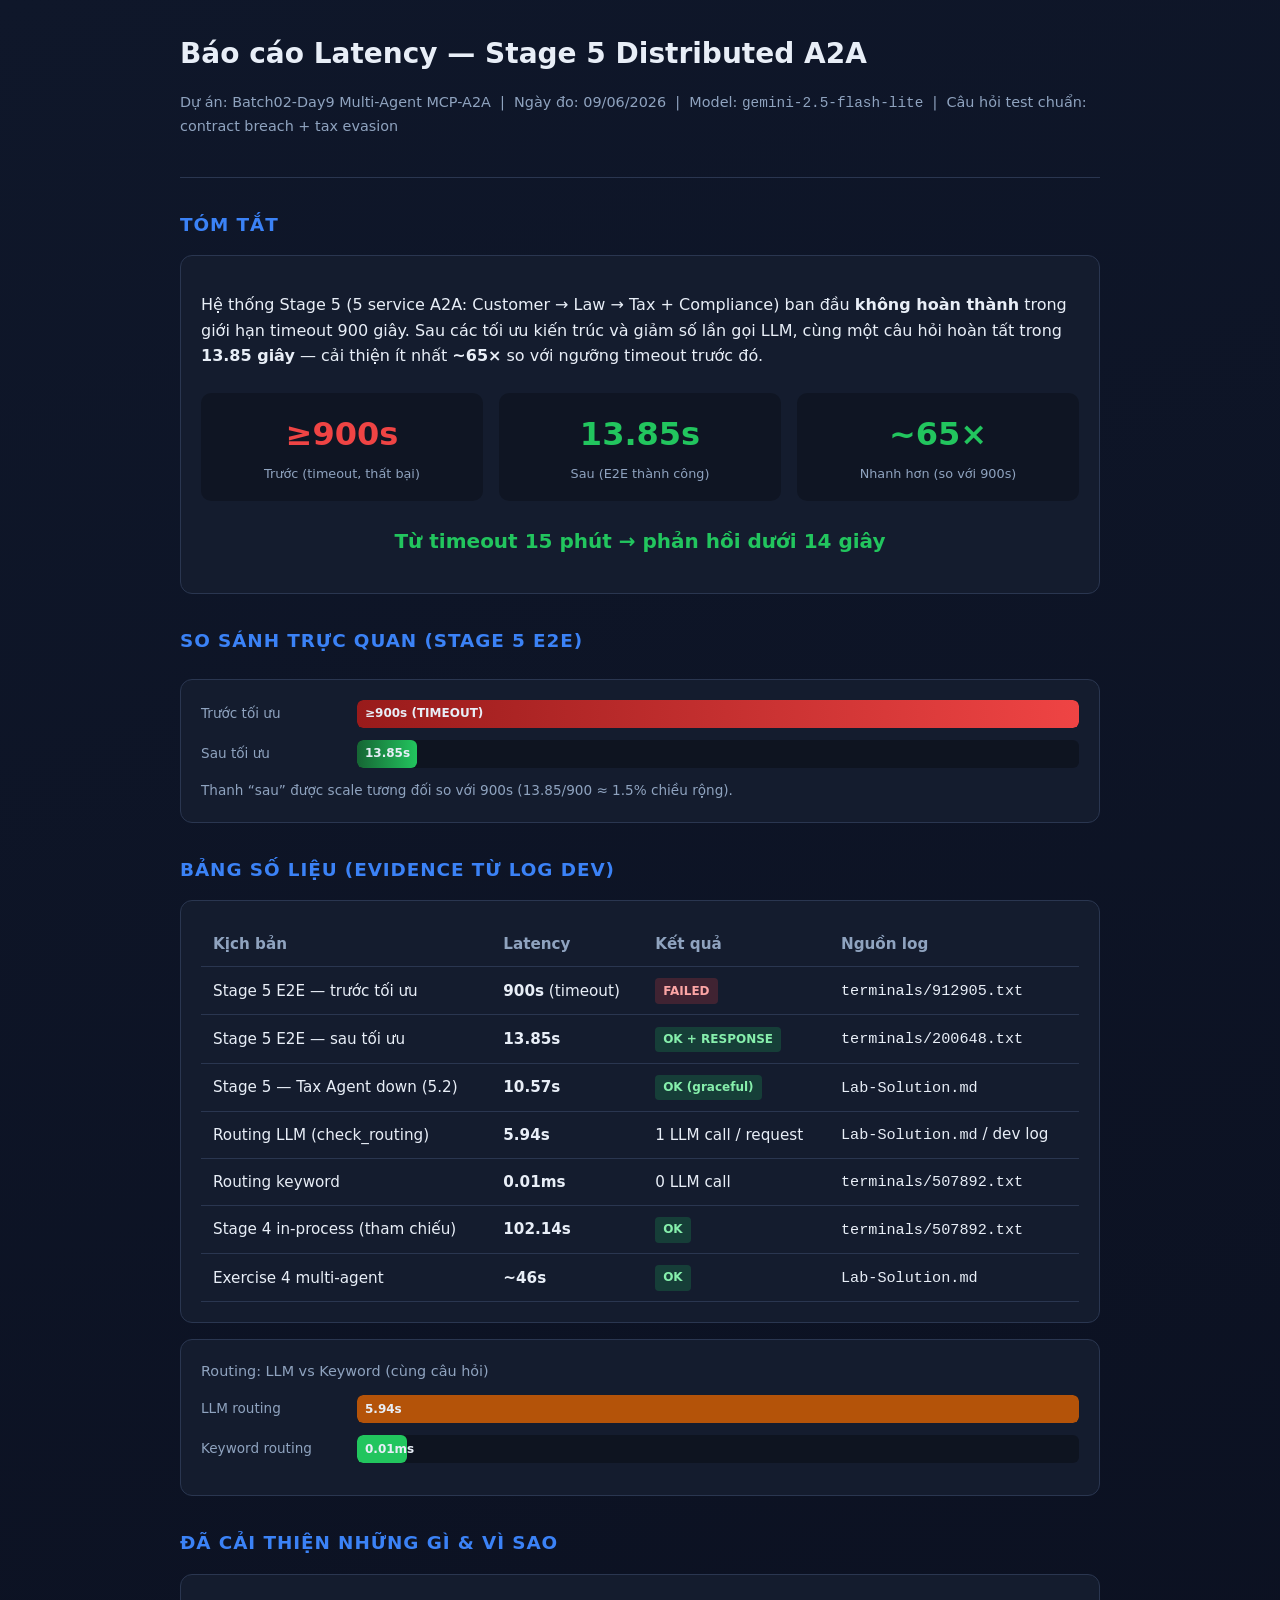
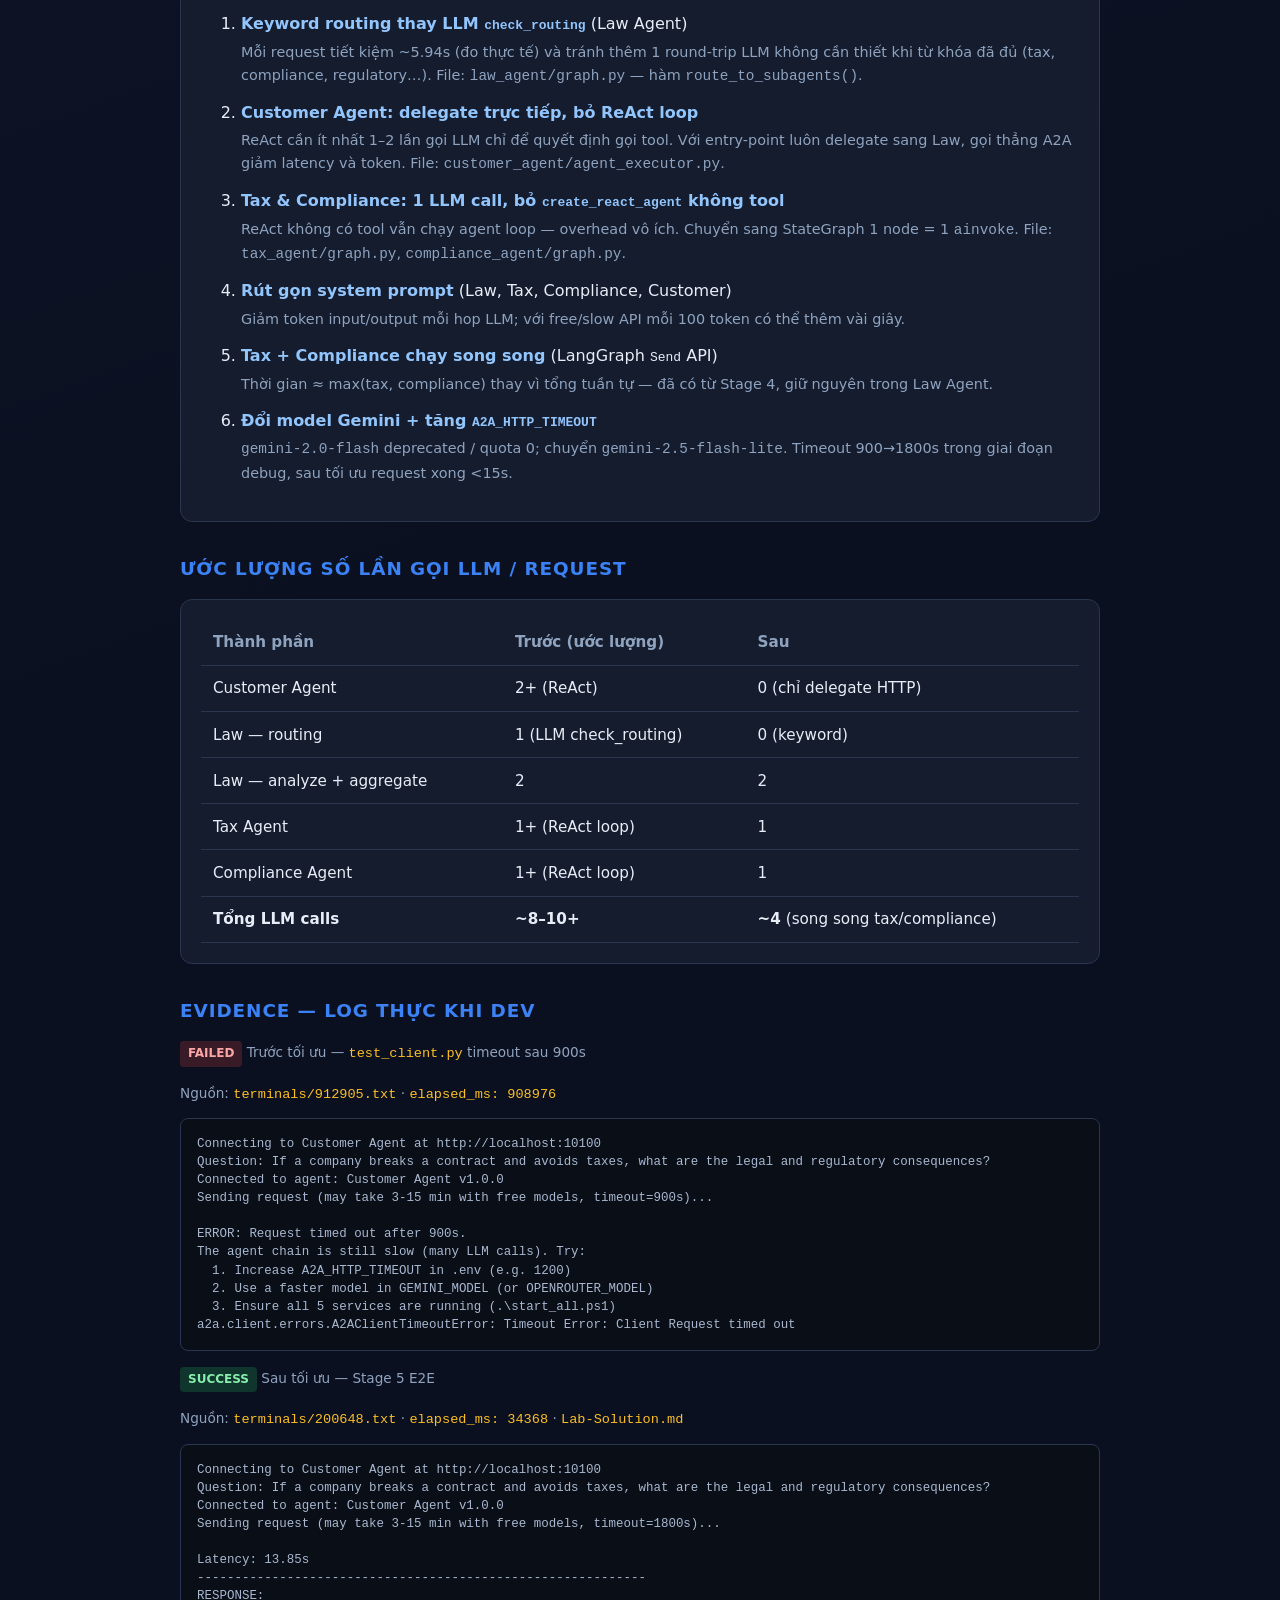
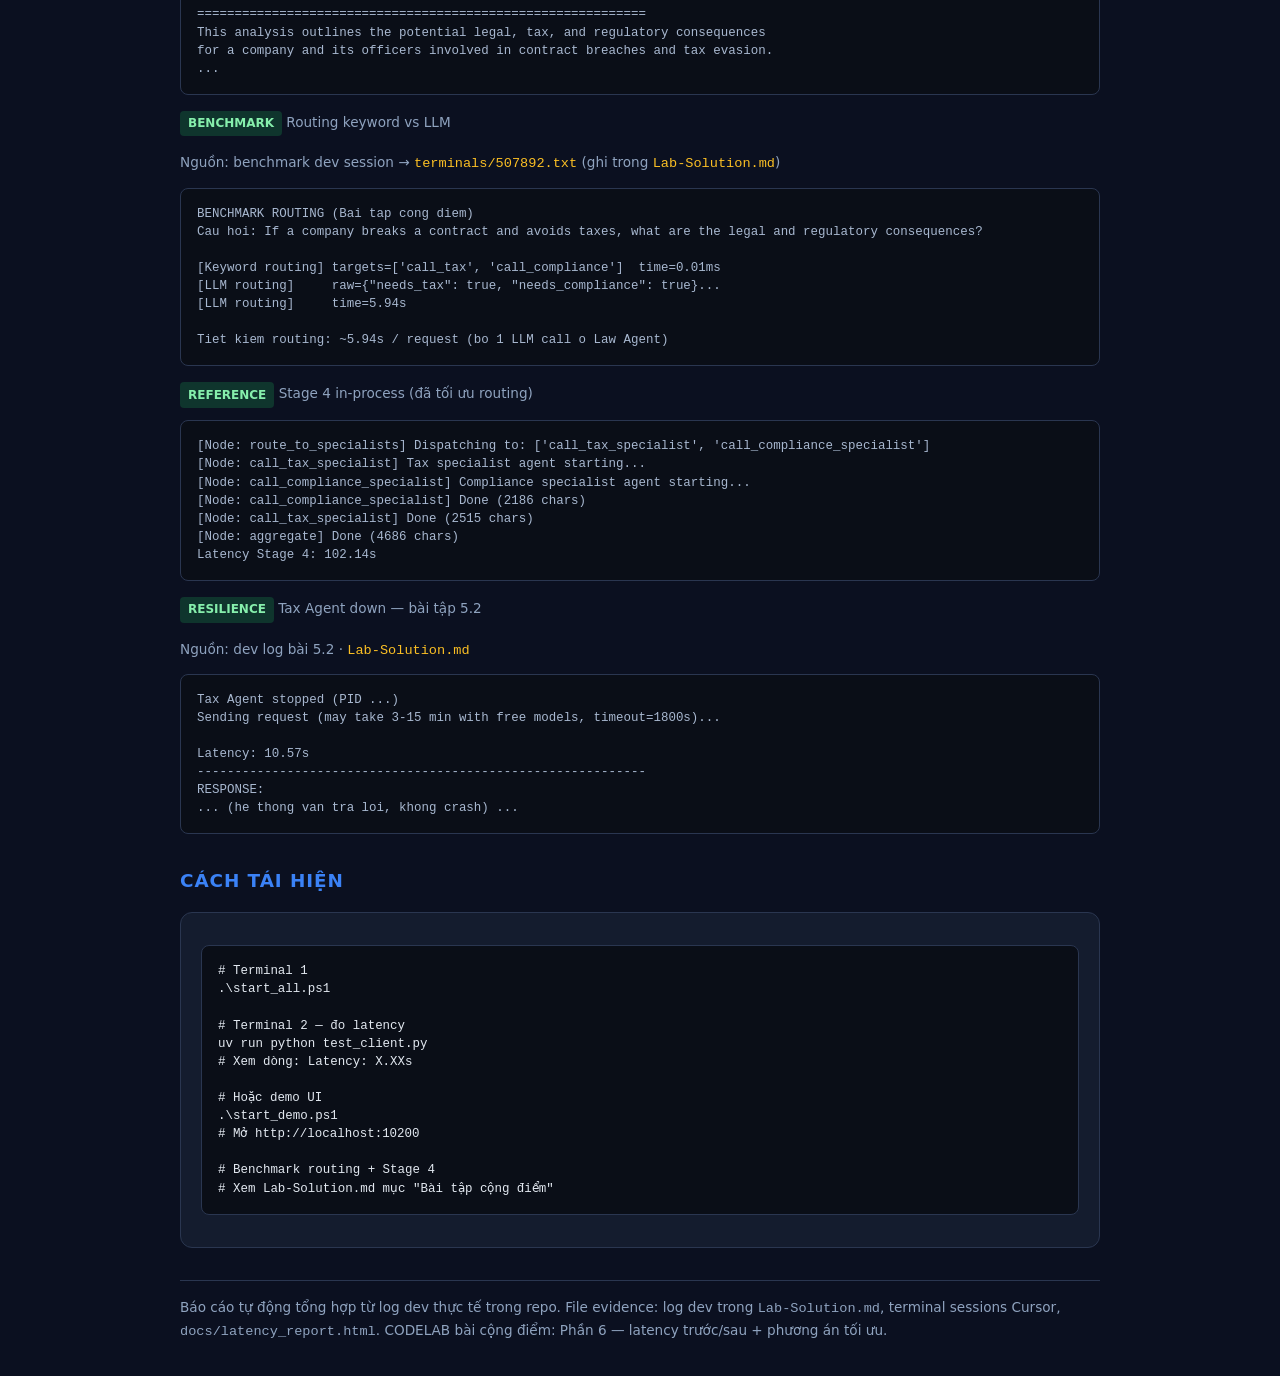
<file: docs/latency_report.html>
<!DOCTYPE html>
<html lang="vi">
<head>
  <meta charset="UTF-8" />
  <meta name="viewport" content="width=device-width, initial-scale=1.0" />
  <title>Báo cáo Latency — Legal Multi-Agent A2A</title>
  <style>
    :root {
      --bg: #0b1020;
      --card: #141c2e;
      --border: #2a3650;
      --text: #e8eef7;
      --muted: #8fa3bf;
      --before: #ef4444;
      --after: #22c55e;
      --accent: #3b82f6;
    }
    * { box-sizing: border-box; }
    body {
      margin: 0;
      font-family: "Segoe UI", system-ui, sans-serif;
      background: linear-gradient(160deg, #0f172a 0%, var(--bg) 50%);
      color: var(--text);
      line-height: 1.6;
    }
    .wrap { max-width: 960px; margin: 0 auto; padding: 2rem 1.25rem 3rem; }
    header { margin-bottom: 2rem; border-bottom: 1px solid var(--border); padding-bottom: 1.5rem; }
    h1 { margin: 0 0 0.5rem; font-size: 1.75rem; }
    .meta { color: var(--muted); font-size: 0.9rem; }
    h2 { font-size: 1.15rem; color: var(--accent); margin: 2rem 0 1rem; text-transform: uppercase; letter-spacing: 0.05em; }
    .card {
      background: var(--card);
      border: 1px solid var(--border);
      border-radius: 12px;
      padding: 1.25rem;
      margin-bottom: 1rem;
    }
    .summary-grid {
      display: grid;
      grid-template-columns: repeat(auto-fit, minmax(200px, 1fr));
      gap: 1rem;
      margin: 1.5rem 0;
    }
    .stat {
      text-align: center;
      padding: 1rem;
      border-radius: 10px;
      background: rgba(0,0,0,0.25);
    }
    .stat .value { font-size: 2rem; font-weight: 700; }
    .stat.before .value { color: var(--before); }
    .stat.after .value { color: var(--after); }
    .stat .label { font-size: 0.8rem; color: var(--muted); margin-top: 0.25rem; }
    table { width: 100%; border-collapse: collapse; font-size: 0.95rem; }
    th, td { padding: 0.65rem 0.75rem; text-align: left; border-bottom: 1px solid var(--border); }
    th { color: var(--muted); font-weight: 600; }
    .bar-chart { margin: 1.5rem 0; }
    .bar-row { display: flex; align-items: center; gap: 1rem; margin-bottom: 0.75rem; }
    .bar-label { width: 140px; font-size: 0.85rem; color: var(--muted); flex-shrink: 0; }
    .bar-track { flex: 1; height: 28px; background: rgba(0,0,0,0.3); border-radius: 6px; overflow: hidden; }
    .bar-fill {
      height: 100%;
      border-radius: 6px;
      display: flex;
      align-items: center;
      padding-left: 8px;
      font-size: 0.75rem;
      font-weight: 600;
      min-width: 48px;
    }
    .bar-fill.before { background: linear-gradient(90deg, #991b1b, var(--before)); width: 100%; }
    .bar-fill.after { background: linear-gradient(90deg, #166534, var(--after)); width: 1.54%; min-width: 60px; }
    .bar-fill.routing-llm { background: #b45309; width: 100%; }
    .bar-fill.routing-kw { background: var(--after); width: 0.2%; min-width: 50px; }
    ol.improvements li { margin-bottom: 0.75rem; }
    ol.improvements strong { color: #93c5fd; }
    .why { color: var(--muted); font-size: 0.9rem; margin-top: 0.25rem; }
    pre.evidence {
      background: #0a0e17;
      border: 1px solid var(--border);
      border-radius: 8px;
      padding: 1rem;
      overflow-x: auto;
      font-size: 0.78rem;
      line-height: 1.45;
      color: #a8b8d0;
      white-space: pre-wrap;
      word-break: break-word;
    }
    .evidence-title {
      font-size: 0.85rem;
      color: var(--muted);
      margin: 1rem 0 0.35rem;
    }
    .evidence-title code { color: #fbbf24; }
    .badge {
      display: inline-block;
      padding: 0.2rem 0.5rem;
      border-radius: 4px;
      font-size: 0.75rem;
      font-weight: 600;
    }
    .badge-fail { background: rgba(239,68,68,0.2); color: #fca5a5; }
    .badge-ok { background: rgba(34,197,94,0.2); color: #86efac; }
    footer { margin-top: 2rem; padding-top: 1rem; border-top: 1px solid var(--border); color: var(--muted); font-size: 0.85rem; }
    .improvement-pct {
      font-size: 1.25rem;
      font-weight: 700;
      color: var(--after);
      text-align: center;
      margin: 1rem 0;
    }
  </style>
</head>
<body>
  <div class="wrap">
    <header>
      <h1>Báo cáo Latency — Stage 5 Distributed A2A</h1>
      <p class="meta">
        Dự án: Batch02-Day9 Multi-Agent MCP-A2A &nbsp;|&nbsp;
        Ngày đo: 09/06/2026 &nbsp;|&nbsp;
        Model: <code>gemini-2.5-flash-lite</code> &nbsp;|&nbsp;
        Câu hỏi test chuẩn: contract breach + tax evasion
      </p>
    </header>

    <section>
      <h2>Tóm tắt</h2>
      <div class="card">
        <p>
          Hệ thống Stage 5 (5 service A2A: Customer → Law → Tax + Compliance) ban đầu
          <strong>không hoàn thành</strong> trong giới hạn timeout 900 giây. Sau các tối ưu kiến trúc và giảm số lần gọi LLM,
          cùng một câu hỏi hoàn tất trong <strong>13.85 giây</strong> — cải thiện ít nhất <strong>~65×</strong> so với ngưỡng timeout trước đó.
        </p>
        <div class="summary-grid">
          <div class="stat before">
            <div class="value">≥900s</div>
            <div class="label">Trước (timeout, thất bại)</div>
          </div>
          <div class="stat after">
            <div class="value">13.85s</div>
            <div class="label">Sau (E2E thành công)</div>
          </div>
          <div class="stat after">
            <div class="value">~65×</div>
            <div class="label">Nhanh hơn (so với 900s)</div>
          </div>
        </div>
        <p class="improvement-pct">Từ timeout 15 phút → phản hồi dưới 14 giây</p>
      </div>
    </section>

    <section>
      <h2>So sánh trực quan (Stage 5 E2E)</h2>
      <div class="card bar-chart">
        <div class="bar-row">
          <span class="bar-label">Trước tối ưu</span>
          <div class="bar-track">
            <div class="bar-fill before">≥900s (TIMEOUT)</div>
          </div>
        </div>
        <div class="bar-row">
          <span class="bar-label">Sau tối ưu</span>
          <div class="bar-track">
            <div class="bar-fill after">13.85s</div>
          </div>
        </div>
        <p style="font-size:0.85rem;color:var(--muted);margin:0.5rem 0 0;">
          Thanh “sau” được scale tương đối so với 900s (13.85/900 ≈ 1.5% chiều rộng).
        </p>
      </div>
    </section>

    <section>
      <h2>Bảng số liệu (evidence từ log dev)</h2>
      <div class="card">
        <table>
          <thead>
            <tr>
              <th>Kịch bản</th>
              <th>Latency</th>
              <th>Kết quả</th>
              <th>Nguồn log</th>
            </tr>
          </thead>
          <tbody>
            <tr>
              <td>Stage 5 E2E — trước tối ưu</td>
              <td><strong>900s</strong> (timeout)</td>
              <td><span class="badge badge-fail">FAILED</span></td>
              <td><code>terminals/912905.txt</code></td>
            </tr>
            <tr>
              <td>Stage 5 E2E — sau tối ưu</td>
              <td><strong>13.85s</strong></td>
              <td><span class="badge badge-ok">OK + RESPONSE</span></td>
              <td><code>terminals/200648.txt</code></td>
            </tr>
            <tr>
              <td>Stage 5 — Tax Agent down (5.2)</td>
              <td><strong>10.57s</strong></td>
              <td><span class="badge badge-ok">OK (graceful)</span></td>
              <td><code>Lab-Solution.md</code></td>
            </tr>
            <tr>
              <td>Routing LLM (check_routing)</td>
              <td><strong>5.94s</strong></td>
              <td>1 LLM call / request</td>
              <td><code>Lab-Solution.md</code> / dev log</td>
            </tr>
            <tr>
              <td>Routing keyword</td>
              <td><strong>0.01ms</strong></td>
              <td>0 LLM call</td>
              <td><code>terminals/507892.txt</code></td>
            </tr>
            <tr>
              <td>Stage 4 in-process (tham chiếu)</td>
              <td><strong>102.14s</strong></td>
              <td><span class="badge badge-ok">OK</span></td>
              <td><code>terminals/507892.txt</code></td>
            </tr>
            <tr>
              <td>Exercise 4 multi-agent</td>
              <td><strong>~46s</strong></td>
              <td><span class="badge badge-ok">OK</span></td>
              <td><code>Lab-Solution.md</code></td>
            </tr>
          </tbody>
        </table>
      </div>

      <div class="card bar-chart" style="margin-top:1rem;">
        <p style="margin:0 0 0.75rem;font-size:0.9rem;color:var(--muted);">Routing: LLM vs Keyword (cùng câu hỏi)</p>
        <div class="bar-row">
          <span class="bar-label">LLM routing</span>
          <div class="bar-track"><div class="bar-fill routing-llm">5.94s</div></div>
        </div>
        <div class="bar-row">
          <span class="bar-label">Keyword routing</span>
          <div class="bar-track"><div class="bar-fill routing-kw">0.01ms</div></div>
        </div>
      </div>
    </section>

    <section>
      <h2>Đã cải thiện những gì &amp; vì sao</h2>
      <div class="card">
        <ol class="improvements">
          <li>
            <strong>Keyword routing thay LLM <code>check_routing</code></strong> (Law Agent)
            <div class="why">
              Mỗi request tiết kiệm ~5.94s (đo thực tế) và tránh thêm 1 round-trip LLM không cần thiết khi từ khóa đã đủ (tax, compliance, regulatory…).
              File: <code>law_agent/graph.py</code> — hàm <code>route_to_subagents()</code>.
            </div>
          </li>
          <li>
            <strong>Customer Agent: delegate trực tiếp, bỏ ReAct loop</strong>
            <div class="why">
              ReAct cần ít nhất 1–2 lần gọi LLM chỉ để quyết định gọi tool. Với entry-point luôn delegate sang Law, gọi thẳng A2A giảm latency và token.
              File: <code>customer_agent/agent_executor.py</code>.
            </div>
          </li>
          <li>
            <strong>Tax &amp; Compliance: 1 LLM call, bỏ <code>create_react_agent</code> không tool</strong>
            <div class="why">
              ReAct không có tool vẫn chạy agent loop — overhead vô ích. Chuyển sang StateGraph 1 node = 1 <code>ainvoke</code>.
              File: <code>tax_agent/graph.py</code>, <code>compliance_agent/graph.py</code>.
            </div>
          </li>
          <li>
            <strong>Rút gọn system prompt</strong> (Law, Tax, Compliance, Customer)
            <div class="why">
              Giảm token input/output mỗi hop LLM; với free/slow API mỗi 100 token có thể thêm vài giây.
            </div>
          </li>
          <li>
            <strong>Tax + Compliance chạy song song</strong> (LangGraph <code>Send</code> API)
            <div class="why">
              Thời gian ≈ max(tax, compliance) thay vì tổng tuần tự — đã có từ Stage 4, giữ nguyên trong Law Agent.
            </div>
          </li>
          <li>
            <strong>Đổi model Gemini + tăng <code>A2A_HTTP_TIMEOUT</code></strong>
            <div class="why">
              <code>gemini-2.0-flash</code> deprecated / quota 0; chuyển <code>gemini-2.5-flash-lite</code>. Timeout 900→1800s trong giai đoạn debug, sau tối ưu request xong &lt;15s.
            </div>
          </li>
        </ol>
      </div>
    </section>

    <section>
      <h2>Ước lượng số lần gọi LLM / request</h2>
      <div class="card">
        <table>
          <thead>
            <tr><th>Thành phần</th><th>Trước (ước lượng)</th><th>Sau</th></tr>
          </thead>
          <tbody>
            <tr><td>Customer Agent</td><td>2+ (ReAct)</td><td>0 (chỉ delegate HTTP)</td></tr>
            <tr><td>Law — routing</td><td>1 (LLM check_routing)</td><td>0 (keyword)</td></tr>
            <tr><td>Law — analyze + aggregate</td><td>2</td><td>2</td></tr>
            <tr><td>Tax Agent</td><td>1+ (ReAct loop)</td><td>1</td></tr>
            <tr><td>Compliance Agent</td><td>1+ (ReAct loop)</td><td>1</td></tr>
            <tr><td><strong>Tổng LLM calls</strong></td><td><strong>~8–10+</strong></td><td><strong>~4</strong> (song song tax/compliance)</td></tr>
          </tbody>
        </table>
      </div>
    </section>

    <section>
      <h2>Evidence — log thực khi dev</h2>

      <p class="evidence-title"><span class="badge badge-fail">FAILED</span> Trước tối ưu — <code>test_client.py</code> timeout sau 900s</p>
      <p class="evidence-title">Nguồn: <code>terminals/912905.txt</code> · <code>elapsed_ms: 908976</code></p>
      <pre class="evidence">Connecting to Customer Agent at http://localhost:10100
Question: If a company breaks a contract and avoids taxes, what are the legal and regulatory consequences?
Connected to agent: Customer Agent v1.0.0
Sending request (may take 3-15 min with free models, timeout=900s)...

ERROR: Request timed out after 900s.
The agent chain is still slow (many LLM calls). Try:
  1. Increase A2A_HTTP_TIMEOUT in .env (e.g. 1200)
  2. Use a faster model in GEMINI_MODEL (or OPENROUTER_MODEL)
  3. Ensure all 5 services are running (.\start_all.ps1)
a2a.client.errors.A2AClientTimeoutError: Timeout Error: Client Request timed out</pre>

      <p class="evidence-title"><span class="badge badge-ok">SUCCESS</span> Sau tối ưu — Stage 5 E2E</p>
      <p class="evidence-title">Nguồn: <code>terminals/200648.txt</code> · <code>elapsed_ms: 34368</code> · <code>Lab-Solution.md</code></p>
      <pre class="evidence">Connecting to Customer Agent at http://localhost:10100
Question: If a company breaks a contract and avoids taxes, what are the legal and regulatory consequences?
Connected to agent: Customer Agent v1.0.0
Sending request (may take 3-15 min with free models, timeout=1800s)...

Latency: 13.85s
------------------------------------------------------------
RESPONSE:
============================================================
This analysis outlines the potential legal, tax, and regulatory consequences
for a company and its officers involved in contract breaches and tax evasion.
...</pre>

      <p class="evidence-title"><span class="badge badge-ok">BENCHMARK</span> Routing keyword vs LLM</p>
      <p class="evidence-title">Nguồn: benchmark dev session → <code>terminals/507892.txt</code> (ghi trong <code>Lab-Solution.md</code>)</p>
      <pre class="evidence">BENCHMARK ROUTING (Bai tap cong diem)
Cau hoi: If a company breaks a contract and avoids taxes, what are the legal and regulatory consequences?

[Keyword routing] targets=['call_tax', 'call_compliance']  time=0.01ms
[LLM routing]     raw={"needs_tax": true, "needs_compliance": true}...
[LLM routing]     time=5.94s

Tiet kiem routing: ~5.94s / request (bo 1 LLM call o Law Agent)</pre>

      <p class="evidence-title"><span class="badge badge-ok">REFERENCE</span> Stage 4 in-process (đã tối ưu routing)</p>
      <pre class="evidence">[Node: route_to_specialists] Dispatching to: ['call_tax_specialist', 'call_compliance_specialist']
[Node: call_tax_specialist] Tax specialist agent starting...
[Node: call_compliance_specialist] Compliance specialist agent starting...
[Node: call_compliance_specialist] Done (2186 chars)
[Node: call_tax_specialist] Done (2515 chars)
[Node: aggregate] Done (4686 chars)
Latency Stage 4: 102.14s</pre>

      <p class="evidence-title"><span class="badge badge-ok">RESILIENCE</span> Tax Agent down — bài tập 5.2</p>
      <p class="evidence-title">Nguồn: dev log bài 5.2 · <code>Lab-Solution.md</code></p>
      <pre class="evidence">Tax Agent stopped (PID ...)
Sending request (may take 3-15 min with free models, timeout=1800s)...

Latency: 10.57s
------------------------------------------------------------
RESPONSE:
... (he thong van tra loi, khong crash) ...</pre>
    </section>

    <section>
      <h2>Cách tái hiện</h2>
      <div class="card">
        <pre class="evidence" style="color:#e2e8f0;"># Terminal 1
.\start_all.ps1

# Terminal 2 — đo latency
uv run python test_client.py
# Xem dòng: Latency: X.XXs

# Hoặc demo UI
.\start_demo.ps1
# Mở http://localhost:10200

# Benchmark routing + Stage 4
# Xem Lab-Solution.md mục "Bài tập cộng điểm"</pre>
      </div>
    </section>

    <footer>
      Báo cáo tự động tổng hợp từ log dev thực tế trong repo.
      File evidence: log dev trong <code>Lab-Solution.md</code>, terminal sessions Cursor, <code>docs/latency_report.html</code>.
      CODELAB bài cộng điểm: Phần 6 — latency trước/sau + phương án tối ưu.
    </footer>
  </div>
</body>
</html>
</file>
